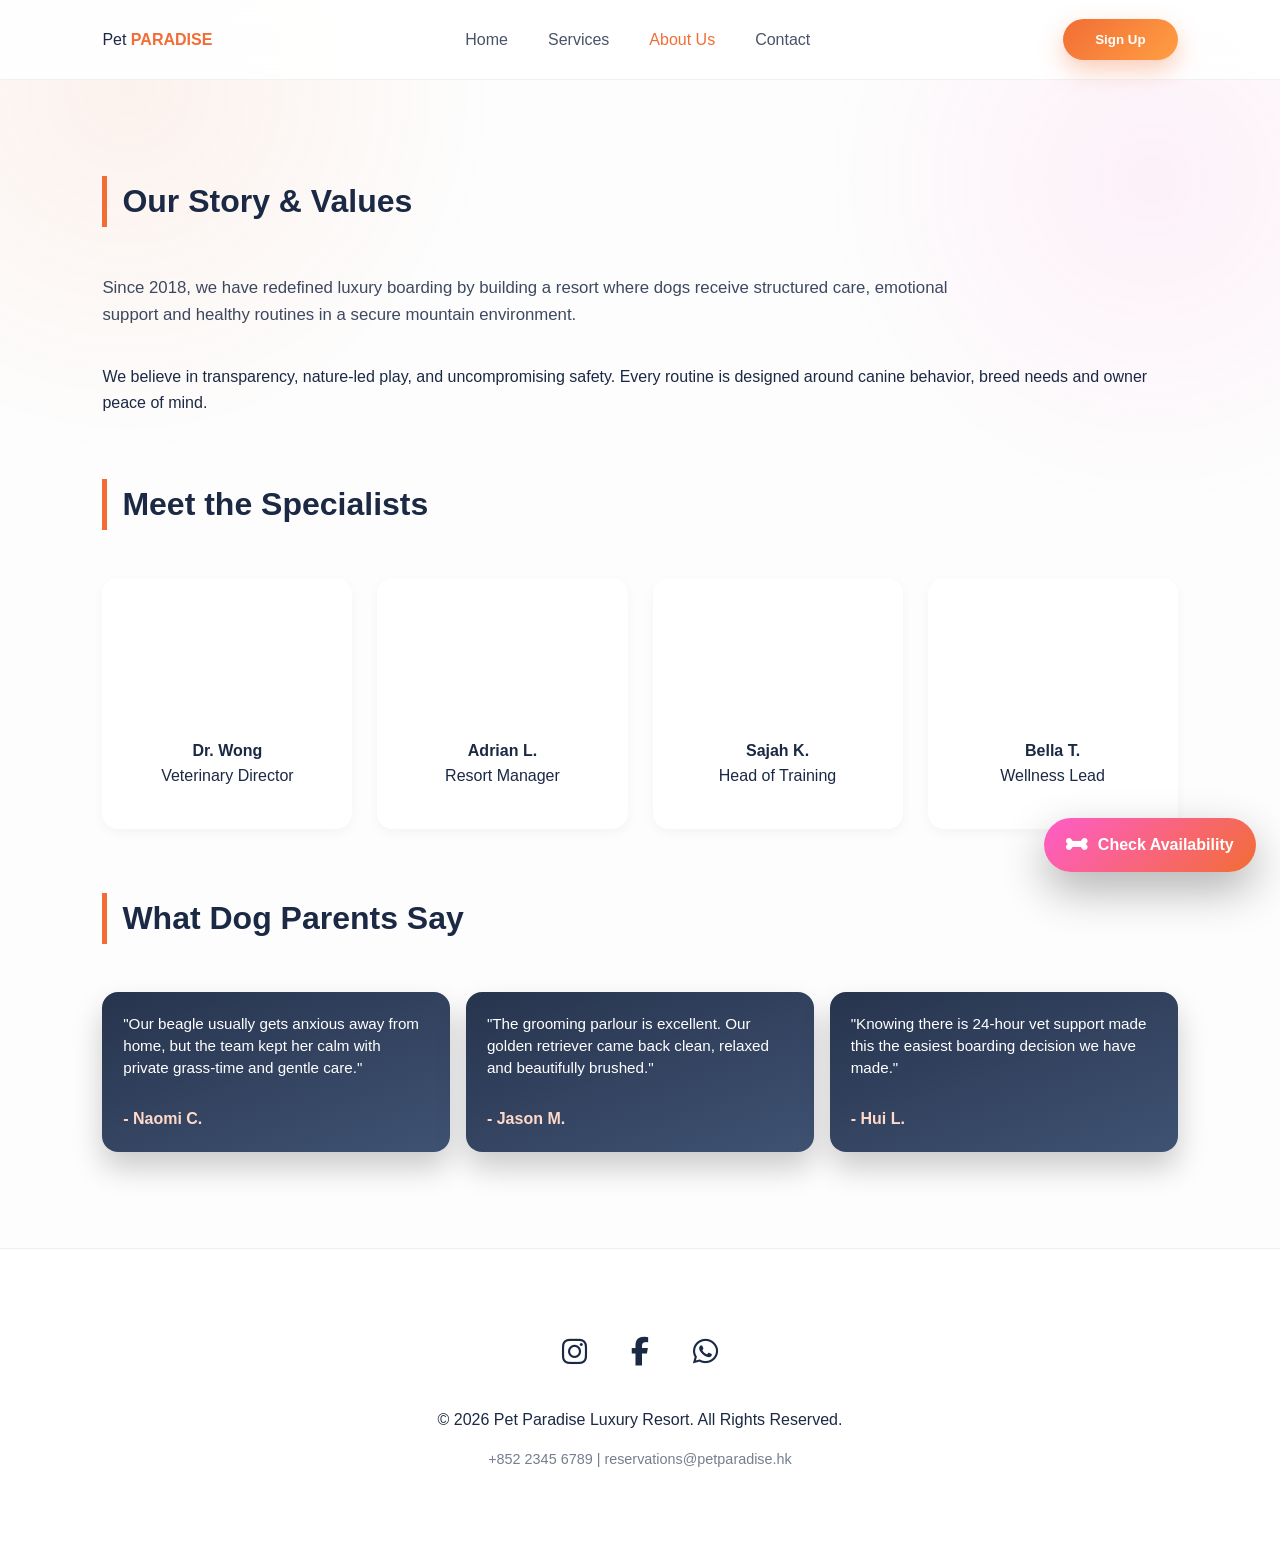
<file: about.html>
<!DOCTYPE html>
<html lang="en">
<head>
    <meta charset="UTF-8">
    <meta name="viewport" content="width=device-width, initial-scale=1.0">
    <title>About Us | Pet Paradise</title>
    <link rel="stylesheet" href="styles.css">
    <link rel="stylesheet" href="https://cdnjs.cloudflare.com/ajax/libs/font-awesome/6.4.0/css/all.min.css">
</head>
<body>
    <nav class="navbar">
        <div class="logo">Pet <span>PARADISE</span></div>
        <button class="nav-toggle" id="nav-toggle" aria-label="Open menu">
            <i class="fas fa-bars"></i>
        </button>
        <ul class="nav-links">
            <li><a href="index.html">Home</a></li>
            <li><a href="services.html">Services</a></li>
            <li><a href="about.html" class="active">About Us</a></li>
            <li><a href="contact.html">Contact</a></li>
        </ul>
        <div class="nav-right">
            <button class="btn-signup">Sign Up</button>
        </div>
    </nav>

    <main>
        <section id="about" class="page active">
            <section class="content-wrap">
                <div class="story-box">
                    <h2 class="title">Our Story & Values</h2>
                    <p class="page-intro">Since 2018, we have redefined luxury boarding by building a resort where dogs receive structured care, emotional support and healthy routines in a secure mountain environment.</p>
                    <p>We believe in transparency, nature-led play, and uncompromising safety. Every routine is designed around canine behavior, breed needs and owner peace of mind.</p>
                </div>
                <h2 class="title" style="margin-top:4rem;">Meet the Specialists</h2>
                <div class="staff-grid">
                    <div class="staff-card reveal">
                        <div class="staff-img" style="background-image: url('https://images.unsplash.com/photo-1559839734-2b71ef197ec2?auto=format&fit=crop&q=80&w=300');"></div>
                        <h4>Dr. Wong</h4>
                        <p>Veterinary Director</p>
                    </div>
                    <div class="staff-card reveal" data-delay="120">
                        <div class="staff-img" style="background-image: url('https://images.unsplash.com/photo-1537368910025-700350fe46c7?auto=format&fit=crop&q=80&w=300');"></div>
                        <h4>Adrian L.</h4>
                        <p>Resort Manager</p>
                    </div>
                    <div class="staff-card reveal" data-delay="200">
                        <div class="staff-img" style="background-image: url('https://images.unsplash.com/photo-1612349317150-e413f6a5b16d?auto=format&fit=crop&q=80&w=300');"></div>
                        <h4>Sajah K.</h4>
                        <p>Head of Training</p>
                    </div>
                    <div class="staff-card reveal" data-delay="280">
                        <div class="staff-img" style="background-image: url('https://images.unsplash.com/photo-1594824476967-48c8b964273f?auto=format&fit=crop&q=80&w=300');"></div>
                        <h4>Bella T.</h4>
                        <p>Wellness Lead</p>
                    </div>
                </div>
                <h2 class="title" style="margin-top:4rem;">What Dog Parents Say</h2>
                <div class="about-reviews-grid">
                    <article class="about-review-card reveal">
                        <p>"Our beagle usually gets anxious away from home, but the team kept her calm with private grass-time and gentle care."</p>
                        <span>- Naomi C.</span>
                    </article>
                    <article class="about-review-card reveal" data-delay="100">
                        <p>"The grooming parlour is excellent. Our golden retriever came back clean, relaxed and beautifully brushed."</p>
                        <span>- Jason M.</span>
                    </article>
                    <article class="about-review-card reveal" data-delay="180">
                        <p>"Knowing there is 24-hour vet support made this the easiest boarding decision we have made."</p>
                        <span>- Hui L.</span>
                    </article>
                </div>
            </section>
        </section>
    </main>

    <div class="floating-booking" onclick="navigateTo('contact')">
        <i class="fas fa-bone"></i>
        <span>Check Availability</span>
    </div>

    <footer class="footer-clean">
        <div class="footer-bottom">
            <div class="social-icons">
                <a href="#"><i class="fab fa-instagram"></i></a>
                <a href="#"><i class="fab fa-facebook-f"></i></a>
                <a href="#"><i class="fab fa-whatsapp"></i></a>
            </div>
            <p>&copy; 2026 Pet Paradise Luxury Resort. All Rights Reserved.</p>
            <p class="contact-snippet">+852 2345 6789 | reservations@petparadise.hk</p>
        </div>
    </footer>

    <script src="scripts.js"></script>
</body>
</html>
</file>
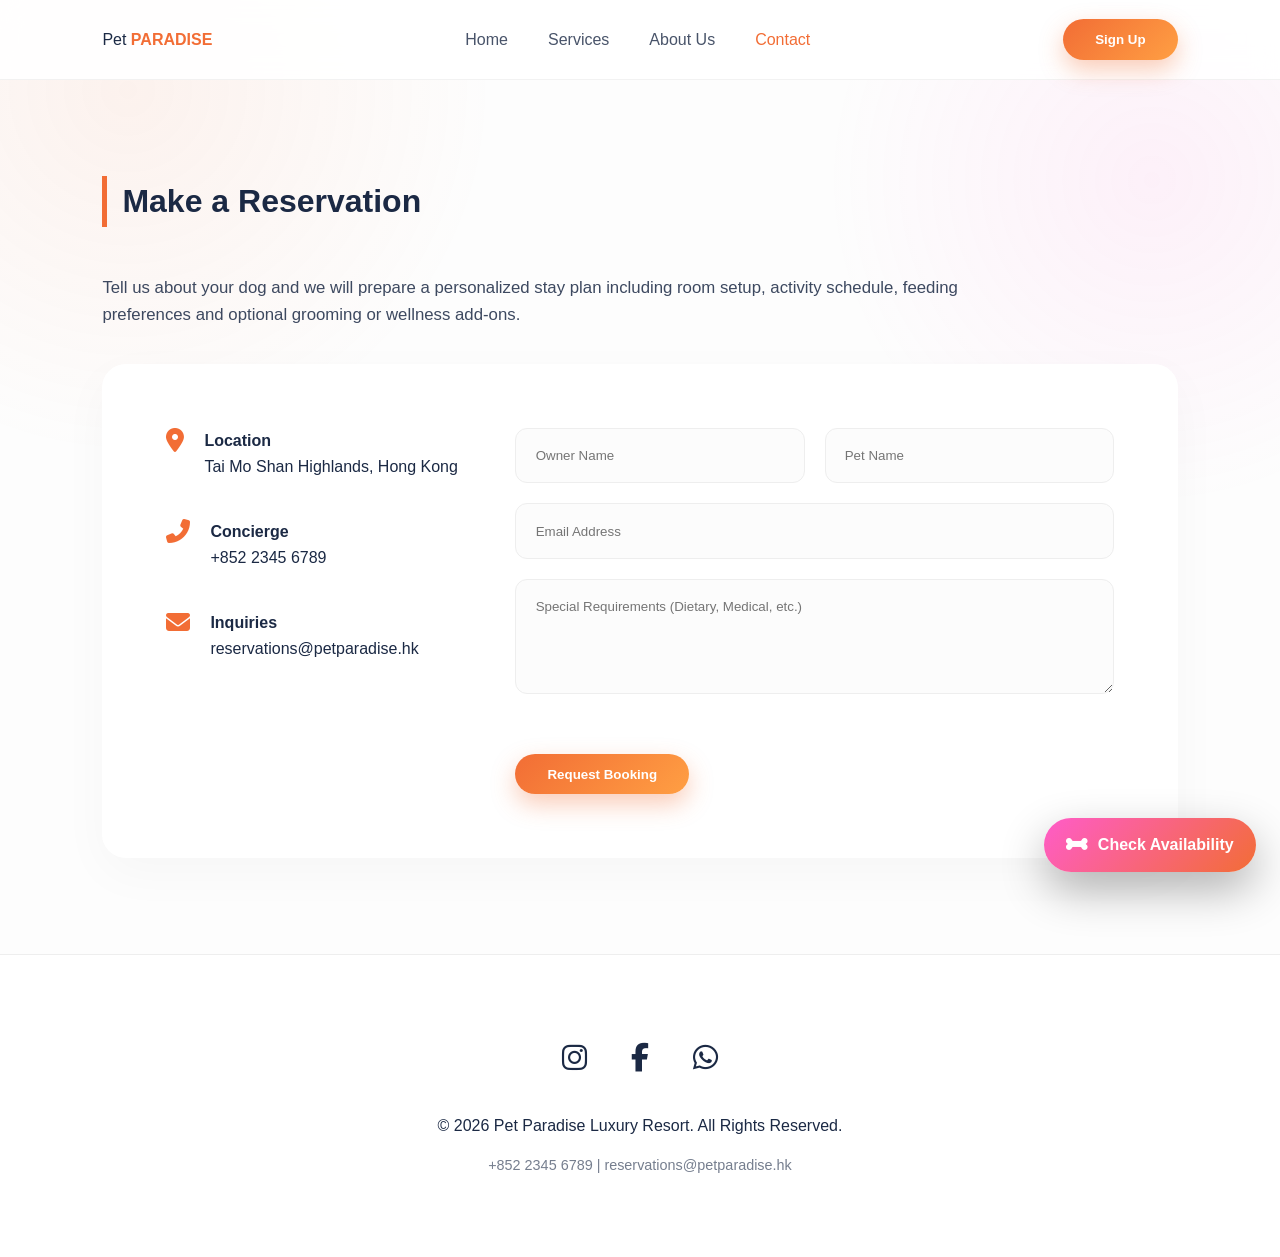
<file: contact.html>
<!DOCTYPE html>
<html lang="en">
<head>
    <meta charset="UTF-8">
    <meta name="viewport" content="width=device-width, initial-scale=1.0">
    <title>Contact | Pet Paradise</title>
    <link rel="stylesheet" href="styles.css">
    <link rel="stylesheet" href="https://cdnjs.cloudflare.com/ajax/libs/font-awesome/6.4.0/css/all.min.css">
</head>
<body>
    <nav class="navbar">
        <div class="logo">Pet <span>PARADISE</span></div>
        <button class="nav-toggle" id="nav-toggle" aria-label="Open menu">
            <i class="fas fa-bars"></i>
        </button>
        <ul class="nav-links">
            <li><a href="index.html">Home</a></li>
            <li><a href="services.html">Services</a></li>
            <li><a href="about.html">About Us</a></li>
            <li><a href="contact.html" class="active">Contact</a></li>
        </ul>
        <div class="nav-right">
            <button class="btn-signup">Sign Up</button>
        </div>
    </nav>

    <main>
        <section id="contact" class="page active">
            <section class="content-wrap">
                <h2 class="title">Make a Reservation</h2>
                <p class="page-intro">Tell us about your dog and we will prepare a personalized stay plan including room setup, activity schedule, feeding preferences and optional grooming or wellness add-ons.</p>
                <div class="contact-grid-modern">
                    <div class="contact-info-panel reveal">
                        <div class="info-item">
                            <i class="fas fa-map-marker-alt"></i>
                            <div>
                                <h4>Location</h4>
                                <p>Tai Mo Shan Highlands, Hong Kong</p>
                            </div>
                        </div>
                        <div class="info-item">
                            <i class="fas fa-phone-alt"></i>
                            <div>
                                <h4>Concierge</h4>
                                <p>+852 2345 6789</p>
                            </div>
                        </div>
                        <div class="info-item">
                            <i class="fas fa-envelope"></i>
                            <div>
                                <h4>Inquiries</h4>
                                <p>reservations@petparadise.hk</p>
                            </div>
                        </div>
                    </div>
                    <form class="contact-form-luxury reveal" id="booking-form">
                        <div class="form-row">
                            <input type="text" name="owner" placeholder="Owner Name" required>
                            <input type="text" name="pet" placeholder="Pet Name" required>
                        </div>
                        <input type="email" name="email" placeholder="Email Address" required>
                        <textarea name="notes" placeholder="Special Requirements (Dietary, Medical, etc.)" rows="5"></textarea>
                        <div class="form-message" id="booking-message" aria-live="polite"></div>
                        <button type="submit" class="btn-signup">Request Booking</button>
                    </form>
                </div>
            </section>
        </section>
    </main>

    <div class="floating-booking" onclick="navigateTo('contact')">
        <i class="fas fa-bone"></i>
        <span>Check Availability</span>
    </div>

    <footer class="footer-clean">
        <div class="footer-bottom">
            <div class="social-icons">
                <a href="#"><i class="fab fa-instagram"></i></a>
                <a href="#"><i class="fab fa-facebook-f"></i></a>
                <a href="#"><i class="fab fa-whatsapp"></i></a>
            </div>
            <p>&copy; 2026 Pet Paradise Luxury Resort. All Rights Reserved.</p>
            <p class="contact-snippet">+852 2345 6789 | reservations@petparadise.hk</p>
        </div>
    </footer>

    <script src="scripts.js"></script>
</body>
</html>
</file>
<file: styles.css>
:root {
    --navy: #1b2944;
    --orange: #f26d35; 
    --pink: #ff5cc9;
    --white: #ffffff;
    --bg: #fdfdfd;
    --transition: all 0.3s cubic-bezier(0.4, 0, 0.2, 1);
}

* { 
    margin: 0; padding: 0; box-sizing: border-box; 
    font-family: 'Inter', -apple-system, sans-serif; 
}

body { background: var(--bg); color: var(--navy); line-height: 1.6; overflow-x: hidden; }
body::before {
    content: "";
    position: fixed;
    inset: 0;
    pointer-events: none;
    background:
        radial-gradient(circle at 10% 10%, rgba(242, 109, 53, 0.08), transparent 26%),
        radial-gradient(circle at 90% 20%, rgba(255, 92, 201, 0.08), transparent 24%);
    z-index: -2;
}

.navbar { 
    background: rgba(255, 255, 255, 0.9);
    backdrop-filter: blur(14px);
    padding: 1.2rem 8%; 
    display: flex; justify-content: space-between; align-items: center;
    position: sticky; top: 0; z-index: 1000; 
    border-bottom: 1px solid rgba(0,0,0,0.05);
    transition: background 0.4s ease, box-shadow 0.4s ease, transform 0.25s ease;
}

.nav-links { display: flex; list-style: none; gap: 2.5rem; }
.nav-links a { text-decoration: none; color: var(--navy); font-weight: 500; opacity: 0.8; transition: var(--transition); }
.nav-links a.active, .nav-links a:hover { opacity: 1; color: var(--orange); }
.nav-toggle { display: none; border: none; background: transparent; font-size: 1.2rem; color: var(--navy); cursor: pointer; }

.logo span { color: var(--orange); font-weight: 800; }

.btn-signup { 
    background: linear-gradient(135deg, var(--orange), #ff9f43);
    color: white; border: none; padding: 0.8rem 2rem; 
    border-radius: 999px; font-weight: 600; cursor: pointer; transition: var(--transition);
    box-shadow: 0 10px 25px rgba(242, 109, 53, 0.35);
}

.btn-signup:hover {
    transform: translateY(-2px) scale(1.02);
    box-shadow: 0 16px 35px rgba(242, 109, 53, 0.45);
}

.hero { height: 80vh; position: relative; display: flex; align-items: center; justify-content: center; text-align: center; overflow: hidden; }
.hero-video { position: absolute; top: 50%; left: 50%; min-width: 100%; min-height: 100%; transform: translate(-50%, -50%); z-index: -1; object-fit: cover; }
.hero-overlay { 
    z-index: 1; 
    color: white; 
    background: radial-gradient(circle at top left, rgba(255, 255, 255, 0.2), rgba(0,0,0,0.7));
    padding: 4rem 4.5rem; 
    border-radius: 28px; 
    box-shadow: 0 30px 80px rgba(0,0,0,0.4);
    animation: heroFloat 9s ease-in-out infinite alternate;
}

.hero-kicker {
    text-transform: uppercase;
    letter-spacing: 0.25em;
    font-size: 0.75rem;
    opacity: 0.85;
    margin-bottom: 1rem;
}

.hero-title {
    font-size: clamp(2.4rem, 4vw, 3.6rem);
    line-height: 1.1;
}

.hero-subtitle {
    margin-top: 1.4rem;
    max-width: 34rem;
    margin-inline: auto;
    opacity: 0.9;
}

.hero-cta-group {
    display: flex;
    gap: 1rem;
    justify-content: center;
    margin-top: 2.2rem;
}

.btn-primary { 
    background: var(--white); 
    color: var(--navy); 
    border: none; 
    padding: 1rem 2.5rem; 
    border-radius: 999px; 
    font-weight: 700; 
    cursor: pointer; 
    box-shadow: 0 10px 25px rgba(0,0,0,0.25);
    transition: var(--transition);
}

.btn-ghost {
    background: transparent;
    color: var(--white);
    border-radius: 999px;
    border: 1px solid rgba(255,255,255,0.6);
    padding: 1rem 2.2rem;
    font-weight: 600;
    cursor: pointer;
    backdrop-filter: blur(10px);
    transition: var(--transition);
}

.btn-primary:hover {
    transform: translateY(-2px);
    box-shadow: 0 18px 40px rgba(0,0,0,0.35);
}

.btn-ghost:hover {
    background: rgba(255,255,255,0.1);
    transform: translateY(-1px);
}

.scroll-indicator {
    position: absolute;
    left: 50%;
    bottom: 18px;
    transform: translateX(-50%);
    display: flex;
    flex-direction: column;
    align-items: center;
    gap: 4px;
    color: white;
    font-size: 0.8rem;
    opacity: 0.8;
    animation: bounce 2s infinite;
}

.scroll-indicator i {
    font-size: 1.1rem;
}

@keyframes heroFloat {
    0% { transform: translateY(0px) scale(1); }
    100% { transform: translateY(-6px) scale(1.01); }
}

@keyframes bounce {
    0%, 100% { transform: translate(-50%, 0); }
    50% { transform: translate(-50%, -6px); }
}

.content-wrap { padding: 6rem 8%; }
.title { margin-bottom: 3rem; border-left: 5px solid var(--orange); padding-left: 15px; font-size: 2rem; }
.page-intro { font-size: 1.05rem; max-width: 860px; margin-bottom: 2.2rem; color: rgba(27, 41, 68, 0.85); }

.intro-wrap { padding-top: 3.2rem; }
.resort-stats {
    display: grid;
    grid-template-columns: repeat(auto-fit, minmax(180px, 1fr));
    gap: 1rem;
}
.stat-card {
    border: 1px solid rgba(27, 41, 68, 0.08);
    background: rgba(255,255,255,0.92);
    border-radius: 14px;
    padding: 1rem;
    display: flex;
    flex-direction: column;
    box-shadow: 0 14px 30px rgba(0,0,0,0.06);
}
.stat-card strong {
    font-size: 1.5rem;
    color: var(--orange);
}
.stat-card span {
    font-size: 0.9rem;
    opacity: 0.8;
}

.grid-layout { display: grid; grid-template-columns: 1fr 1fr; gap: 40px; }
.grid-card { position: relative; height: 480px; border-radius: 24px; overflow: hidden; transition: transform 0.45s ease, box-shadow 0.45s ease; transform-origin: center; }
.grid-card:hover { 
    transform: translateY(-10px) rotate3d(1, -1, 0, 4deg) scale(1.02); 
    box-shadow: 0 28px 80px rgba(0,0,0,0.45);
}
.grid-card img { width: 100%; height: 100%; object-fit: cover; }
.glass-overlay { position: absolute; bottom: 20px; left: 20px; right: 20px; background: rgba(255, 255, 255, 0.1); backdrop-filter: blur(25px); padding: 2rem; border-radius: 20px; color: white; border: 1px solid rgba(255,255,255,0.2); }

.home-services-grid {
    display: grid;
    grid-template-columns: repeat(auto-fit, minmax(280px, 1fr));
    gap: 1.4rem;
}

.home-service-card {
    background: white;
    border-radius: 18px;
    overflow: hidden;
    border: 1px solid #eee;
    box-shadow: 0 10px 25px rgba(0,0,0,0.05);
    transition: var(--transition);
}

.home-service-card img {
    width: 100%;
    height: 230px;
    object-fit: contain;
    background: #f3f4f7;
}

.home-service-card h3 {
    font-size: 1rem;
    padding: 1rem 1rem 0.4rem;
}

.home-service-card p {
    font-size: 0.9rem;
    padding: 0 1rem 1rem;
    opacity: 0.85;
}

.home-service-card:hover {
    transform: translateY(-6px);
    box-shadow: 0 16px 30px rgba(0,0,0,0.08);
}

.feedback-carousel { background: #1b2944; color: white; padding: 5rem 8%; text-align: center; position: relative; min-height: 250px; display: flex; align-items: center; justify-content: center; }
.carousel-container { width: 100%; max-width: 800px; position: relative; }
.carousel-slide { display: none; opacity: 0; transition: opacity 1s ease-in-out; }
.carousel-slide.active { display: block; opacity: 1; animation: fadeInSlide 1s forwards; }
@keyframes fadeInSlide { from { opacity: 0; } to { opacity: 1; } }

.package-grid { display: grid; grid-template-columns: repeat(auto-fit, minmax(300px, 1fr)); gap: 30px; margin-top: 3rem; }
.package-card { background: white; border-radius: 20px; overflow: hidden; box-shadow: 0 10px 30px rgba(0,0,0,0.05); transition: var(--transition); position: relative; border: 1px solid #eee; }
.package-card:hover { transform: translateY(-10px); box-shadow: 0 20px 40px rgba(0,0,0,0.1); }
.package-image { height: 200px; background-size: cover; background-position: center; }
.package-info { padding: 2rem; text-align: center; }
.package-info ul { list-style: none; margin: 1.5rem 0; text-align: left; font-size: 0.9rem; }
.package-info ul li { margin-bottom: 10px; }
.package-info ul i { color: var(--orange); margin-right: 10px; }
.price { font-size: 1.5rem; font-weight: 800; margin-bottom: 1.5rem; }
.btn-buy { width: 100%; padding: 0.8rem; border-radius: 8px; border: 1px solid #ddd; background: none; cursor: pointer; font-weight: 600; }

.premium-featured { border: 2px solid var(--pink); transform: scale(1.05); }
.badge-top-rated { position: absolute; top: 15px; right: 15px; background: var(--pink); color: white; padding: 5px 15px; border-radius: 50px; font-size: 0.75rem; font-weight: 700; z-index: 10; }

.package-filters {
    display: inline-flex;
    gap: 0.4rem;
    padding: 0.35rem;
    border-radius: 999px;
    background: rgba(27, 41, 68, 0.04);
    border: 1px solid rgba(27, 41, 68, 0.06);
}

.chip {
    border-radius: 999px;
    padding: 0.45rem 1.2rem;
    border: none;
    font-size: 0.85rem;
    cursor: pointer;
    background: transparent;
    color: rgba(27, 41, 68, 0.7);
    transition: var(--transition);
}

.chip:hover {
    background: rgba(27, 41, 68, 0.04);
}

.chip-active {
    background: white;
    color: var(--navy);
    box-shadow: 0 8px 20px rgba(0,0,0,0.05);
}

.service-grid {
    display: grid;
    grid-template-columns: repeat(auto-fit, minmax(290px, 1fr));
    gap: 1.4rem;
    margin-top: 2rem;
}

.service-card {
    background: white;
    border: 1px solid #ececec;
    border-radius: 18px;
    overflow: hidden;
    box-shadow: 0 12px 26px rgba(0,0,0,0.05);
    transition: var(--transition);
}

.service-card img {
    width: 100%;
    height: 220px;
    object-fit: contain;
    background: #f3f4f7;
}

.service-card h4 {
    padding: 1rem 1rem 0.35rem;
    font-size: 1rem;
}

.service-card p {
    padding: 0 1rem 1rem;
    font-size: 0.9rem;
    opacity: 0.82;
}

.service-card:hover {
    transform: translateY(-8px);
    box-shadow: 0 18px 35px rgba(0,0,0,0.1);
}

.staff-grid { display: grid; grid-template-columns: repeat(auto-fit, minmax(200px, 1fr)); gap: 25px; }
.staff-card { background: white; padding: 2.5rem; border-radius: 16px; text-align: center; box-shadow: 0 4px 12px rgba(0,0,0,0.04); }
.staff-img { width: 100px; height: 100px; border-radius: 50%; margin: 0 auto 1.2rem; background-size: cover; background-position: center; }

.about-reviews-grid {
    display: grid;
    grid-template-columns: repeat(auto-fit, minmax(240px, 1fr));
    gap: 1rem;
}

.about-review-card {
    background: linear-gradient(160deg, rgba(27, 41, 68, 0.95), rgba(53, 73, 107, 0.95));
    color: white;
    border-radius: 16px;
    padding: 1.3rem;
    min-height: 160px;
    display: flex;
    flex-direction: column;
    justify-content: space-between;
    box-shadow: 0 16px 30px rgba(0,0,0,0.2);
}

.about-review-card p {
    font-size: 0.95rem;
    line-height: 1.45;
}

.about-review-card span {
    margin-top: 0.8rem;
    font-weight: 600;
    color: #ffd9c9;
}

.contact-grid-modern { display: grid; grid-template-columns: 1fr 2fr; gap: 50px; background: white; padding: 4rem; border-radius: 24px; box-shadow: 0 15px 50px rgba(0,0,0,0.03); }
.info-item { display: flex; gap: 20px; margin-bottom: 2.5rem; }
.info-item i { color: var(--orange); font-size: 1.5rem; }
.form-row { display: grid; grid-template-columns: 1fr 1fr; gap: 20px; }
.contact-form-luxury input, .contact-form-luxury textarea { width: 100%; padding: 1.2rem; border: 1px solid #eee; border-radius: 12px; margin-bottom: 20px; background: #fcfcfc; }

.contact-form-luxury input:focus,
.contact-form-luxury textarea:focus {
    outline: none;
    border-color: var(--orange);
    box-shadow: 0 0 0 1px rgba(242, 109, 53, 0.25);
    background: #fff;
}

.form-message {
    min-height: 1.4rem;
    font-size: 0.88rem;
    margin-bottom: 0.6rem;
}

.form-message.success {
    color: #1a936f;
}

.form-message.error {
    color: #d90429;
}

.footer-clean { text-align: center; padding: 5rem 8%; background: #fff; border-top: 1px solid #eee; }
.social-icons { margin-bottom: 2rem; }
.social-icons a { font-size: 1.8rem; color: var(--navy); margin: 0 20px; transition: var(--transition); }
.social-icons a:hover { color: var(--pink); }
.contact-snippet { font-size: 0.9rem; opacity: 0.6; margin-top: 15px; }

.page { display: none; }
.page.active { display: block; animation: fadeIn 0.8s; }
@keyframes fadeIn { from { opacity: 0; transform: translateY(10px); } to { opacity: 1; transform: translateY(0); } }

/* Scroll reveal animation */
.reveal {
    opacity: 0;
    transform: translateY(26px) scale(0.98);
    transition: opacity 0.7s ease-out, transform 0.7s ease-out;
}

.reveal.visible {
    opacity: 1;
    transform: translateY(0) scale(1);
}

/* Floating booking pill */
.floating-booking {
    position: fixed;
    right: 24px;
    bottom: 28px;
    display: inline-flex;
    align-items: center;
    gap: 0.6rem;
    padding: 0.9rem 1.4rem;
    border-radius: 999px;
    background: linear-gradient(135deg, var(--pink), var(--orange));
    color: white;
    font-weight: 600;
    box-shadow: 0 18px 45px rgba(0,0,0,0.3);
    cursor: pointer;
    z-index: 1100;
    transform-origin: center;
    animation: floatPill 6s ease-in-out infinite alternate;
}

.floating-booking i {
    font-size: 1.2rem;
}

.floating-booking:hover {
    transform: translateY(-4px) scale(1.02);
}

@keyframes floatPill {
    0% { transform: translateY(0); }
    100% { transform: translateY(-8px); }
}

@media (max-width: 1100px) {
    .content-wrap { padding: 5rem 6%; }
    .home-services-grid { grid-template-columns: repeat(2, minmax(0, 1fr)); }
    .service-grid { grid-template-columns: repeat(2, minmax(0, 1fr)); }
}

@media (max-width: 900px) {
    .hero { height: auto; padding: 6rem 0 4rem; }
    .hero-overlay { padding: 2.5rem 1.8rem; margin-inline: 1.4rem; }
    .hero-cta-group { flex-direction: column; }
    .navbar { padding-inline: 6%; }
    .nav-toggle { display: block; }
    .navbar { flex-wrap: wrap; row-gap: 0.8rem; }
    .nav-links {
        width: 100%;
        order: 3;
        display: none;
        flex-direction: column;
        gap: 0.8rem;
        padding: 0.8rem 0.2rem 0.2rem;
    }
    .nav-links.open { display: flex; }
    .nav-right { margin-left: auto; }
    .page-intro { font-size: 0.98rem; }
    .home-services-grid, .service-grid { grid-template-columns: 1fr; }
    .floating-booking { right: 14px; bottom: 16px; padding: 0.75rem 1rem; font-size: 0.88rem; }
}

@media (max-width: 900px) {
    .contact-grid-modern, .grid-layout { grid-template-columns: 1fr; }
    .package-grid { grid-template-columns: 1fr; }
}

@media (max-width: 600px) {
    .content-wrap { padding: 4.2rem 5%; }
    .title { font-size: 1.45rem; margin-bottom: 1.8rem; }
    .hero-title { font-size: 1.9rem; }
    .hero-subtitle { font-size: 0.95rem; }
    .home-service-card img, .service-card img { height: 210px; }
    .btn-signup, .btn-primary, .btn-ghost { width: 100%; }
    .form-row { grid-template-columns: 1fr; }
    .floating-booking span { display: none; }
    .floating-booking { border-radius: 50%; width: 48px; height: 48px; justify-content: center; padding: 0; }
}
</file>
